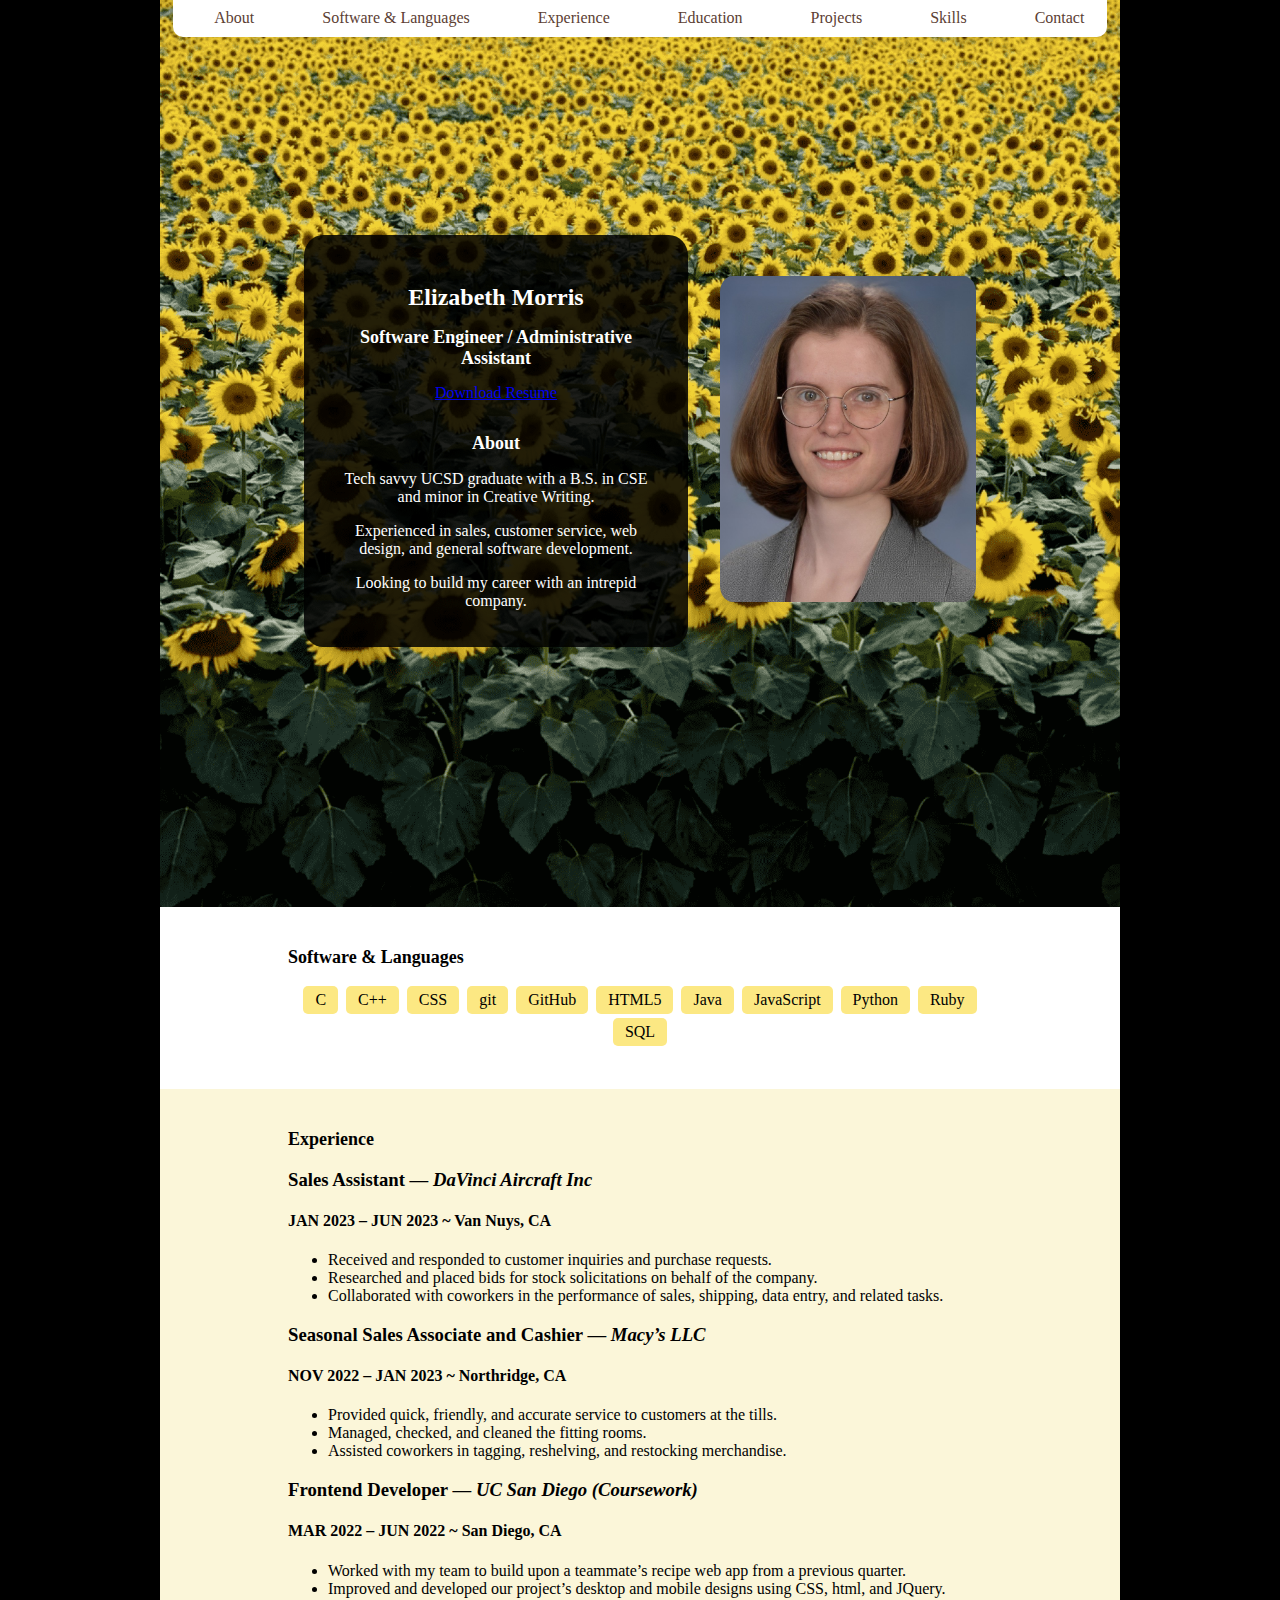
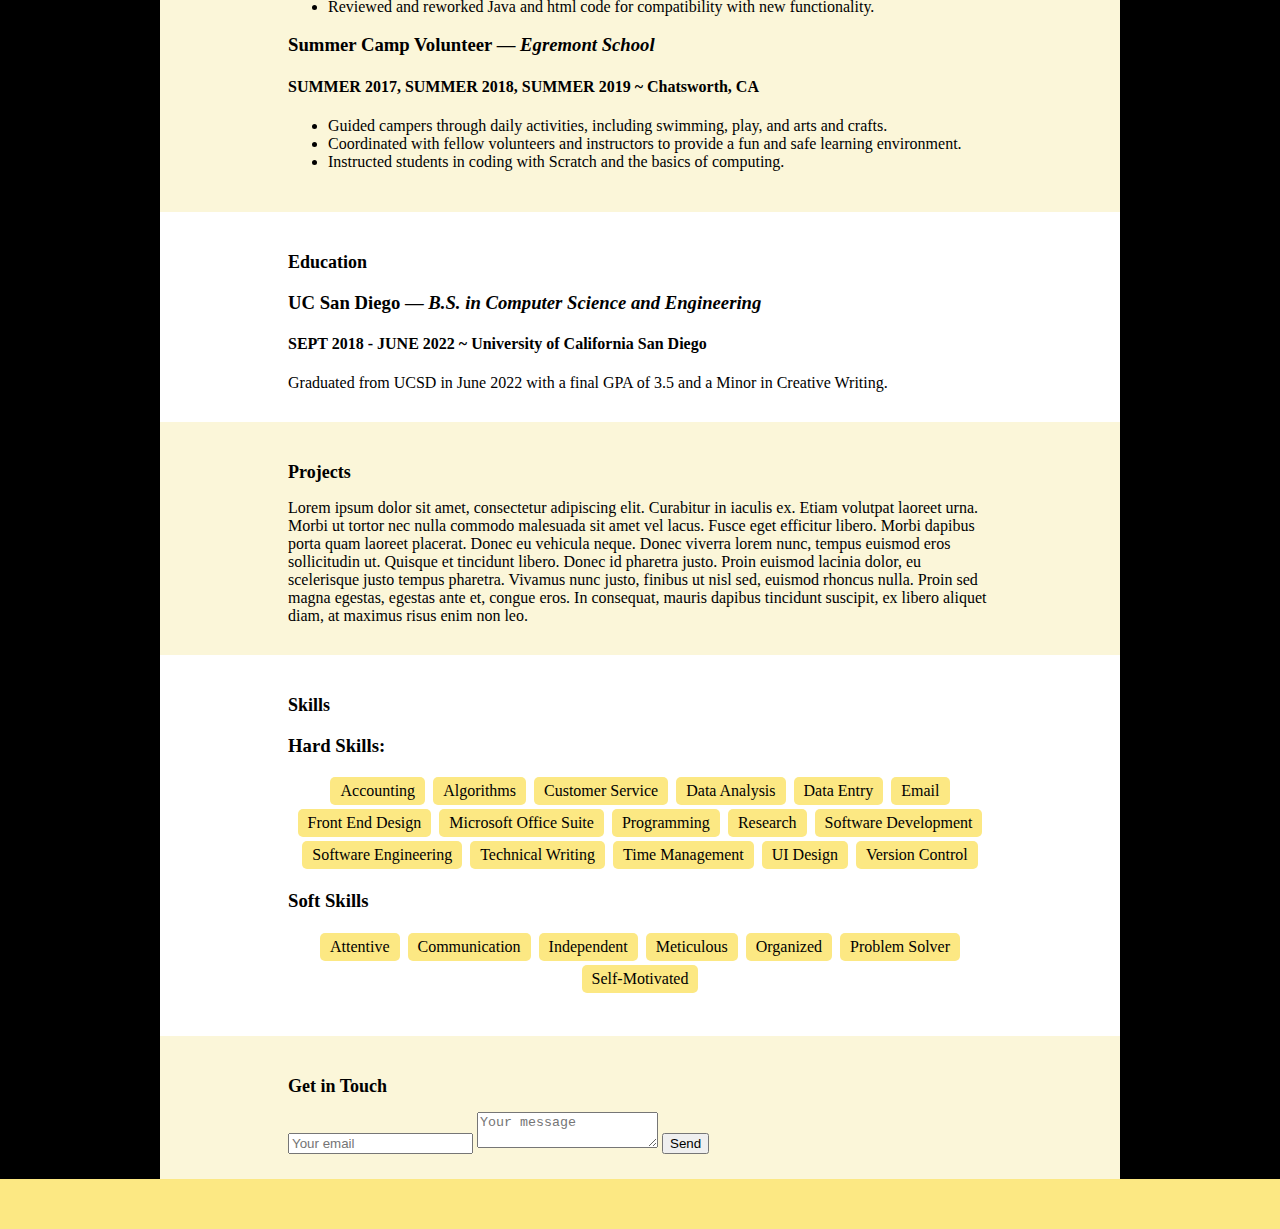
<file: index.html>
<!DOCTYPE html>
<html lang="en">

<head>
    <meta charset="utf-8">
    <meta name="viewport"           content="width=device-width, initial-scale=1">

    <title>Elizabeth Morris - Portfolio Page</title>
    <meta name="description"        content="Portfolio site of Elizabeth Morris.">
    <meta name="author"             content="Elizabeth Morris">

    <meta property="og:title"       content="My Portfolio">
    <meta property="og:type"        content="website">
    <meta property="og:url"         content="https://emmorris1100.github.io/portfolio-site/">
    <meta property="og:description" content="Portfolio site of Elizabeth Morris.">
    <meta property="og:image"       content="profile_photo.jpg">

    <!--link rel="icon" href="images/flower.svg" type="image/svg+xml"-->
	<link rel="icon" href="images/flower.ico" sizes="16x16 32x32">
    <link rel="apple-touch-icon" href="images/flower.png">

    <link href="css/main.css" rel="stylesheet">

</head>

<body>
    <div id="mobile-menu-open" class="shadow-large">
        <i class="fa fa-bars" aria-hidden="true"></i>
    </div>

    <header> <!-- Sticky Header -->
        <ul id="menu" class="shadow">
            <li><a href="#intro-grid">  About               </a></li>
            <li><a href="#software">    Software & Languages</a></li>
            <li><a href="#experience">  Experience          </a></li>
            <li><a href="#education">   Education           </a></li>
            <li><a href="#projects">    Projects            </a></li>
            <li><a href="#hs_skills">   Skills              </a></li>
            <li><a href="#contact">     Contact             </a></li>
        </ul>
    </header>

    <main>
        <section id="intro-grid">
            <div id="black-box">

                <div id="name-title">
                    <h1>Elizabeth Morris</h1>
                    <h2>Software Engineer / Administrative Assistant</h2>
                    <a href="#" class="btn-rounded-white">Download Resume</a>
                </div>

                <div id="about">
                    <h2 class="heading">About</h2>
                    <p>
                        Tech savvy UCSD graduate with a B.S. in CSE and minor in Creative Writing.
                    </p><p>
                        Experienced in sales, customer service, web design, and general software development.
                    </p><p>
                        Looking to build my career with an intrepid company.
                    </p>

                </div>

            </div>

            <div id="photo-div"> <img id="profile-photo" src="images/profile_photo.jpg"> </div>


            <!--div id="lead-overlay"></div>

            <div id="lead-down">
                <span>
                    <i class="fa fa-chevron-down" aria-hidden="true"></i>
                </span>
            </div-->
            <!-- End #lead-down -->

        </section>

        <section class="skill-section" id="software">
            <h2 class="heading">Software & Languages</h2>
            <ul>
                <li>C</li>
                <li>C++</li>
                <li>CSS</li>
                <li>git</li>
                <li>GitHub</li>
                <li>HTML5</li>
                <li>Java</li>
                <li>JavaScript</li>
                <li>Python</li>
                <li>Ruby</li>
                <li>SQL</li>
            </ul>
        </section>

        <section id="experience">
            <h2 class="heading">Experience</h2>
            <div id="experience-timeline">
                <h3>Sales Assistant — <i>DaVinci Aircraft Inc</i></h3>
                <h4>JAN 2023 – JUN 2023 ~ Van Nuys, CA</h4>
                <ul>
                    <li>Received and responded to customer inquiries and purchase requests.</li>
                    <li>Researched and placed bids for stock solicitations on behalf of the company.</li>
                    <li>Collaborated with coworkers in the performance of sales, shipping, data entry, and related tasks.</li>
                </ul>

                <h3>Seasonal Sales Associate and Cashier — <i>Macy’s LLC</i></h3>
                <h4>NOV 2022 – JAN 2023 ~ Northridge, CA</h4>
                <ul>
                    <li>Provided quick, friendly, and accurate service to customers at the tills.</li>
                    <li>Managed, checked, and cleaned the fitting rooms.</li>
                    <li>Assisted coworkers in tagging, reshelving, and restocking merchandise.</li>
                </ul>

                <h3>Frontend Developer — <i>UC San Diego (Coursework)</i></h3>
                <h4>MAR 2022 – JUN 2022 ~ San Diego, CA</h4>
                <ul>
                    <li>Worked with my team to build upon a teammate’s recipe web app from a previous quarter.</li>
                    <li>Improved and developed our project’s desktop and mobile designs using CSS, html, and JQuery.</li>
                    <li>Reviewed and reworked Java and html code for compatibility with new functionality.</li>
                </ul>

                <h3>Summer Camp Volunteer — <i>Egremont School</i></h3>
                <h4>SUMMER 2017, SUMMER 2018, SUMMER 2019 ~ Chatsworth, CA</h4>
                <ul>
                    <li>Guided campers through daily activities, including swimming, play, and arts and crafts.</li>
                    <li>Coordinated with fellow volunteers and instructors to provide a fun and safe learning environment.</li>
                    <li>Instructed students in coding with Scratch and the basics of computing.</li>
                </ul>

            </div>
        </section>

        <section id="education">
            <h2 class="heading">Education</h2>
            <h3>UC San Diego — <i>B.S. in Computer Science and Engineering</i></h3>
            <h4>SEPT 2018 - JUNE 2022 ~ University of California San Diego</h4>
            <p>Graduated from UCSD in June 2022 with a final GPA of 3.5 and a Minor in Creative Writing.</p>
        </section>

        <section id="projects">
            <h2 class="heading">Projects</h2>
            <p>
                Lorem ipsum dolor sit amet, consectetur adipiscing elit. Curabitur in iaculis ex. Etiam volutpat laoreet urna. Morbi ut tortor nec nulla commodo malesuada sit amet vel lacus. Fusce eget efficitur libero. Morbi dapibus porta quam laoreet placerat. Donec
                eu vehicula neque. Donec viverra lorem nunc, tempus euismod eros sollicitudin ut. Quisque et tincidunt libero. Donec id pharetra justo. Proin euismod lacinia dolor, eu scelerisque justo tempus pharetra. Vivamus nunc justo, finibus
                ut nisl sed, euismod rhoncus nulla. Proin sed magna egestas, egestas ante et, congue eros. In consequat, mauris dapibus tincidunt suscipit, ex libero aliquet diam, at maximus risus enim non leo.
            </p>
        </section>

        <section class="skill-section" id="hs-skills">
            <h2 class="heading">Skills</h2>

            <h3>Hard Skills:</h3>
            <ul>
                <li>Accounting</li>
                <li>Algorithms</li>
                <li>Customer Service</li>
                <li>Data Analysis</li>
                <li>Data Entry</li>
                <li>Email</li>
                <li>Front End Design</li>
                <li>Microsoft Office Suite</li>
                <li>Programming</li>
                <li>Research</li>
                <li>Software Development</li>
                <li>Software Engineering</li>
                <li>Technical Writing</li>
                <li>Time Management</li>
                <li>UI Design</li>
                <li>Version Control</li>
            </ul>

            <h3>Soft Skills</h3>
            <ul>
                <li>Attentive</li>
                <li>Communication</li>
                <li>Independent</li>
                <li>Meticulous</li>
                <li>Organized</li>
                <li>Problem Solver</li>
                <li>Self-Motivated</li>
            </ul>

        </section>

        <section id="contact">
            <h2>Get in Touch</h2>
            <div id="contact-form">
                <form method="POST" action="https://formspree.io/email@email.com">
                    <input type="hidden" name="_subject" value="Contact request from personal website" />
                    <input type="email" name="_replyto" placeholder="Your email" required>
                    <textarea name="message" placeholder="Your message" required></textarea>
                    <button type="submit">Send</button>
                </form>
            </div>
        </section>

    </main>

    <footer>
        <!--
            copyright
            linkedin
            ziprecruiter
            github
        -->
    </footer>

</body>

</html>
</file>
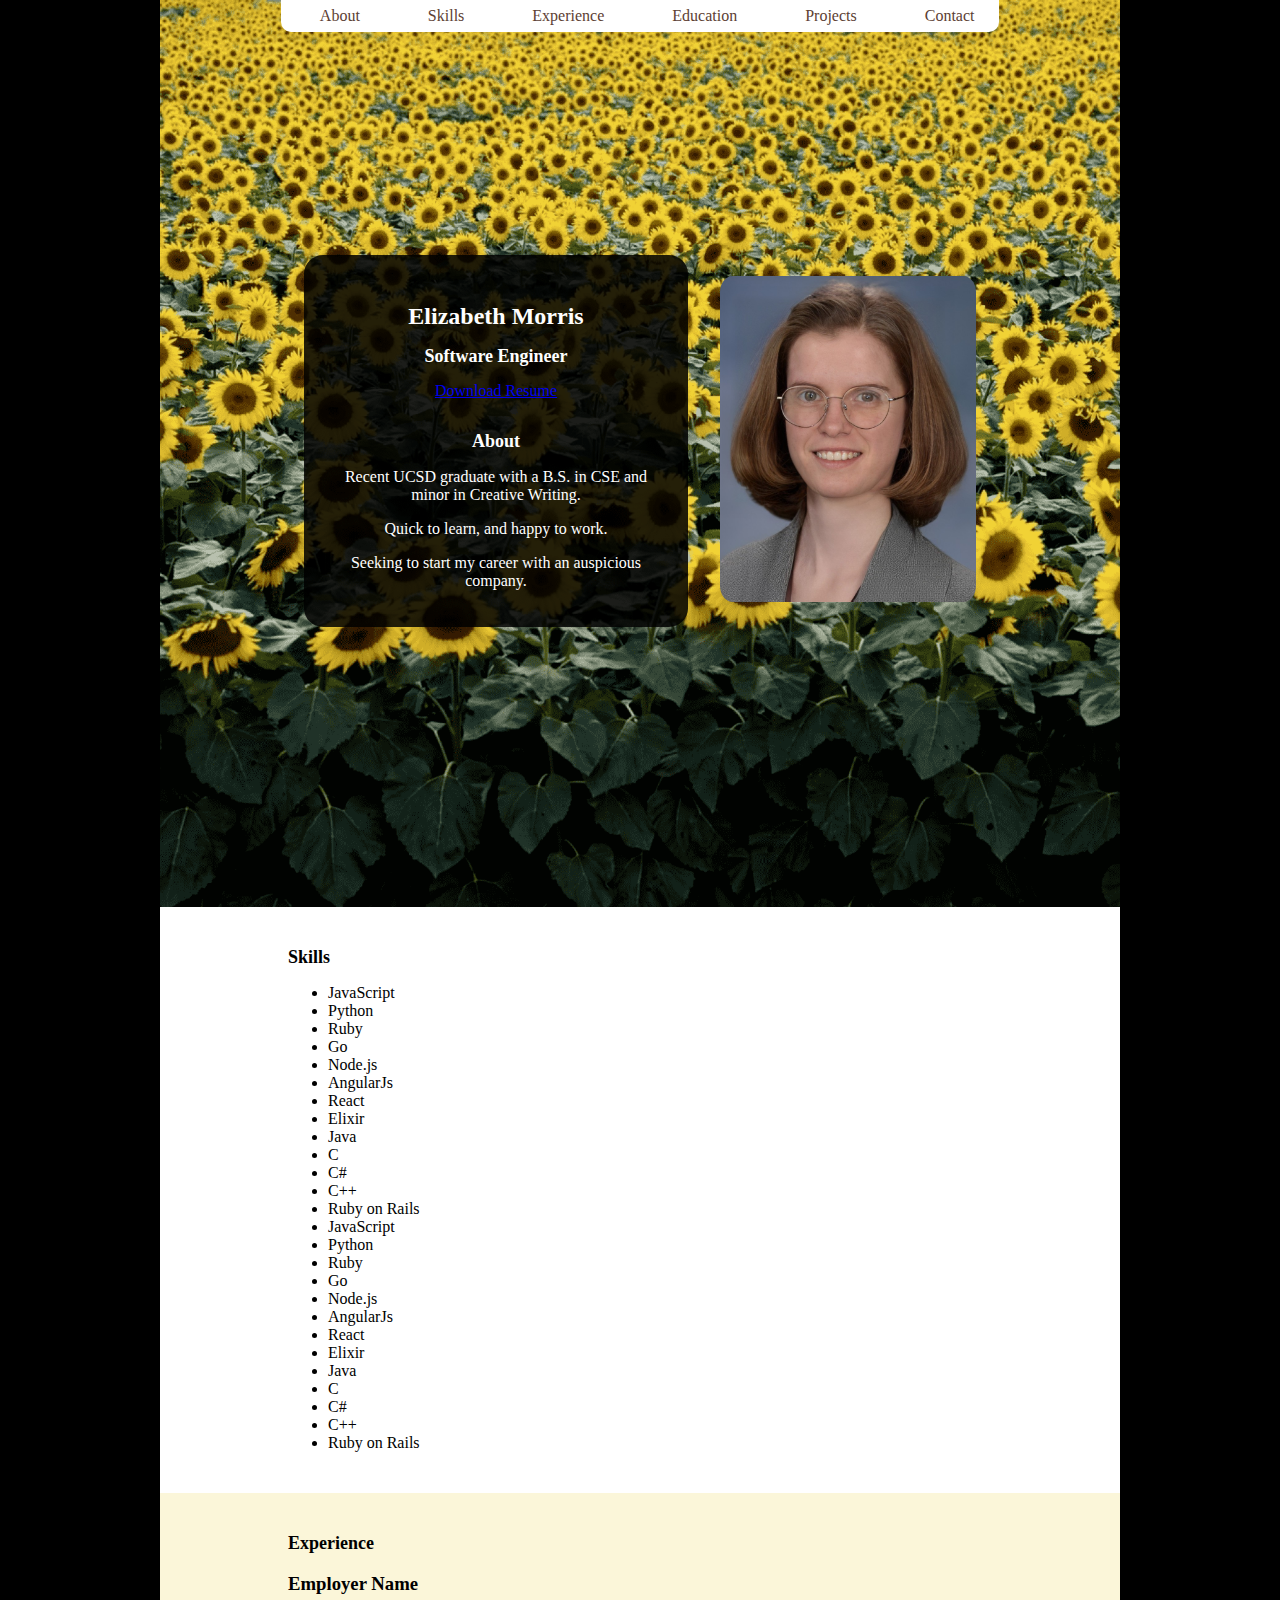
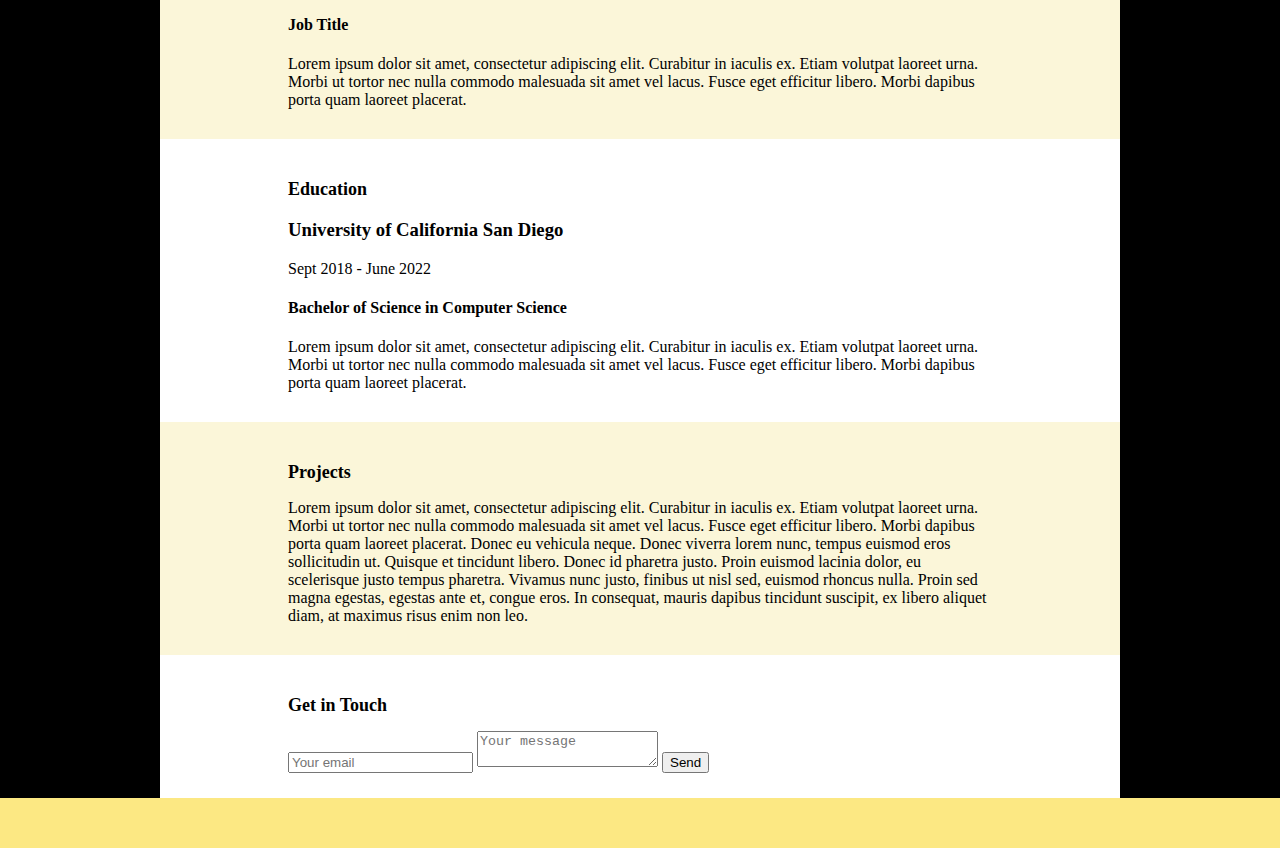
<file: html/index.html>
<!DOCTYPE html>
<html lang="en">

<head>
    <meta charset="utf-8">
    <meta name="viewport" content="width=device-width, initial-scale=1">

    <title>My Portfolio</title>
    <meta name="description" content="Portfolio site of Elizabeth Morris.">
    <meta name="author" content="Elizabeth Morris">

    <meta property="og:title" content="My Portfolio">
    <meta property="og:type" content="website">
    <!--meta property="og:url" content="tbd"-->
    <meta property="og:description" content="Portfolio site of Elizabeth Morris.">
    <meta property="og:image" content="profile_photo.jpg">

	<link rel="icon" href="../images/flower.ico">
    <!--link rel="icon" href="/favicon.svg" type="image/svg+xml"-->
    <link rel="apple-touch-icon" href="../images/flower.png">

    <link href="../css/main.css" rel="stylesheet">

</head>

<body>
    <div id="mobile-menu-open" class="shadow-large">
        <i class="fa fa-bars" aria-hidden="true"></i>
    </div>


    <header>
        <ul id="menu" class="shadow">
            <li>
                <a href="#intro-grid">About</a>
            </li>
            <li>
                <a href="#skills">Skills</a>
            </li>
            <li>
                <a href="#experience">Experience</a>
            </li>
            <li>
                <a href="#education">Education</a>
            </li>
            <li>
                <a href="#projects">Projects</a>
            </li>
            <li>
                <a href="#contact">Contact</a>
            </li>
        </ul>
    </header>
    <!-- End sticky header -->

    <main>
        
        <section id="intro-grid">
            <div id="black-box">
                <div id="name-title">
                    <h1>Elizabeth Morris</h1>
                    <h2>Software Engineer</h2>
                    <a href="#" class="btn-rounded-white">Download Resume</a>
                </div>
                <!-- End #name-title -->

                <div id="about">
                    <h2 class="heading">About</h2>
                    <p>
                        Recent UCSD graduate with a B.S. in CSE and minor in Creative Writing.
                    </p>
                    <p>
                        Quick to learn, and happy to work.
                    </p>
                    <p>
                        Seeking to start my career with an auspicious company.
                    </p>
                </div>
                <!-- End #about -->

            </div>

            <div id="photo-div"> <img id="profile-photo" src="../images/profile_photo.jpg"> </div>


            <!--div id="lead-overlay"></div>

            <div id="lead-down">
                <span>
                    <i class="fa fa-chevron-down" aria-hidden="true"></i>
                </span>
            </div-->
            <!-- End #lead-down -->

        </section>
        <!-- End #intro-grid -->

        <section id="skills">
            <h2 class="heading">Skills</h2>
            <ul>
                <li>JavaScript</li>
                <li>Python</li>
                <li>Ruby</li>
                <li>Go</li>
                <li>Node.js</li>
                <li>AngularJs</li>
                <li>React</li>
                <li>Elixir</li>
                <li>Java</li>
                <li>C</li>
                <li>C#</li>
                <li>C++</li>
                <li>Ruby on Rails</li>
                <li>JavaScript</li>
                <li>Python</li>
                <li>Ruby</li>
                <li>Go</li>
                <li>Node.js</li>
                <li>AngularJs</li>
                <li>React</li>
                <li>Elixir</li>
                <li>Java</li>
                <li>C</li>
                <li>C#</li>
                <li>C++</li>
                <li>Ruby on Rails</li>
            </ul>
        </section>
        <!-- End #skills -->

        <section id="experience">
            <h2 class="heading">Experience</h2>
            <div id="experience-timeline">
                <div data-date="September 2015 – September 2016">
                    <h3>Employer Name</h3>
                    <h4>Job Title</h4>
                    <p>
                        Lorem ipsum dolor sit amet, consectetur adipiscing elit. Curabitur in iaculis ex. Etiam volutpat laoreet urna. Morbi ut tortor nec nulla commodo malesuada sit amet vel lacus. Fusce eget efficitur libero. Morbi dapibus porta quam laoreet placerat.
                    </p>
                </div>
            </div>
        </section>

        <section id="education">
            <h2 class="heading">Education</h2>
            <div class="education-block">
                <h3>University of California San Diego</h3>
                <span class="education-date">Sept 2018 - June 2022</span>
                <h4>Bachelor of Science in Computer Science</h4>
                <p>
                    Lorem ipsum dolor sit amet, consectetur adipiscing elit. Curabitur in iaculis ex. Etiam volutpat laoreet urna. Morbi ut tortor nec nulla commodo malesuada sit amet vel lacus. Fusce eget efficitur libero. Morbi dapibus porta quam laoreet placerat.
                </p>
            </div>
            <!-- End .education-block -->
        </section>

        <section id="projects">
            <h2 class="heading">Projects</h2>
            <p>
                Lorem ipsum dolor sit amet, consectetur adipiscing elit. Curabitur in iaculis ex. Etiam volutpat laoreet urna. Morbi ut tortor nec nulla commodo malesuada sit amet vel lacus. Fusce eget efficitur libero. Morbi dapibus porta quam laoreet placerat. Donec
                eu vehicula neque. Donec viverra lorem nunc, tempus euismod eros sollicitudin ut. Quisque et tincidunt libero. Donec id pharetra justo. Proin euismod lacinia dolor, eu scelerisque justo tempus pharetra. Vivamus nunc justo, finibus
                ut nisl sed, euismod rhoncus nulla. Proin sed magna egestas, egestas ante et, congue eros. In consequat, mauris dapibus tincidunt suscipit, ex libero aliquet diam, at maximus risus enim non leo.
            </p>
        </section>
        <!-- End #projects -->

        <section id="contact">
            <h2>Get in Touch</h2>
            <div id="contact-form">
                <form method="POST" action="https://formspree.io/email@email.com">
                    <input type="hidden" name="_subject" value="Contact request from personal website" />
                    <input type="email" name="_replyto" placeholder="Your email" required>
                    <textarea name="message" placeholder="Your message" required></textarea>
                    <button type="submit">Send</button>
                </form>
            </div>
            <!-- End #contact-form -->
        </section>
        <!-- End #contact -->
    </main>

    <footer>
        <!--
            copyright
            linkedin
            ziprecruiter
            github
        -->
    </footer>

</body>

</html>
</file>
<file: css/main.css>
:root {
    /* section values */
    --section-pad1: 10vw;
    --section-pad2: 25px;

    /* color pallette */
    --primary-color: #5C4033;
    --secondary-color: #FCE883;
    --tertiary-color: white;
    --alt-color1: white;
    --alt-color2: #FBF6D9;

    /* font values */
    --h1-size: 24px;
    --h2-size: 18px;

    /* photo values */
    --border-rad: 5%;
    --photo-min-width: 10rem;
    --photo-width: 20vw;

    /* common spacing values */
    --paragraph-spacing: 5px;
    --standard-spacing: 1rem;

}


/*      =====       Base Formatting     =====       */

html {
    scroll-behavior: smooth;
}

body {
    margin: 0;
    background: black;
}

main {
    width: max(75vw, 500px);
    margin-right: auto;
    margin-left: auto;
}

h1 {
    font-size: var(--h1-size);
}

h2 {
    font-size: var(--h2-size);
}

section {
    padding-left: var(--section-pad1);
    padding-right: var(--section-pad1);
    padding-bottom: var(--section-pad2);
    padding-top: var(--section-pad2);
    margin: 0;
}

p {
    margin-bottom: var(--paragraph-spacing);
}


/*      =====     Alternating Colors    =====       */

section:nth-child(2n) {
    background-color: var(--alt-color1);
}

section:nth-child(2n+3) {
    background-color: var(--alt-color2);
}


/*      =====       Menu Styling        =====       */
header {
    position: fixed;
    left: 0;
    right: 0;
    margin-right: auto;
    margin-left: auto;

    z-index: 5;
    
    width: fit-content;
    border-radius: 0px 0px 10px 10px;  
    background-color: var(--tertiary-color);
}

header > ul {
    padding: 0;
    width: 100%;
    margin: 1%;
}

header > ul > li {
    display: inline-block;
    margin-left: 2rem;
    margin-right: 2rem;
}

header > ul > li > a {
    color: var(--primary-color);
    text-decoration: none;
}


/*      =====       Intro Styling       =====       */

#intro-grid {
    display: flex;
    flex-direction: row;
    min-height: 98vh;
    padding-top: 0;
    
    background-image: url(../images/sunflowers_bg_min.png);
    background-size: auto 105%;

    align-items: center;
    justify-content: center;

}

#intro-grid > div {
    text-align: center;
    margin-right: var(--standard-spacing);
    margin-left: var(--standard-spacing);
}

#black-box {
    padding: 2rem;
    min-width: 10rem;

    background: rgba(0,0,0,0.85);
    color:white;
    border-radius: var(--border-rad);

    display: flex;
    flex-direction: column;
    align-items: center;
    justify-content: center;

}

#name-title {
    padding-bottom: var(--standard-spacing);
}

#profile-photo {
    border-radius: var(--border-rad);

    min-width: var(--photo-min-width);
    width: var(--photo-width);
    height: auto;
}


/*      =====       Skill Styling       =====       */

.skill-section > ul {
    padding: 0;
    text-align: center;
}

.skill-section > ul > li {
    display: inline-block;
    padding: 5px 10px;
    margin: 2px;
    background-color: var(--secondary-color);
    border-radius: 5px;
}

#software > ul > li {
    padding: 5px 12px;
}


/*      =====       Footer Styling       =====       */

footer {
    min-height: 50px;
    background-color: var(--secondary-color);
}
</file>
